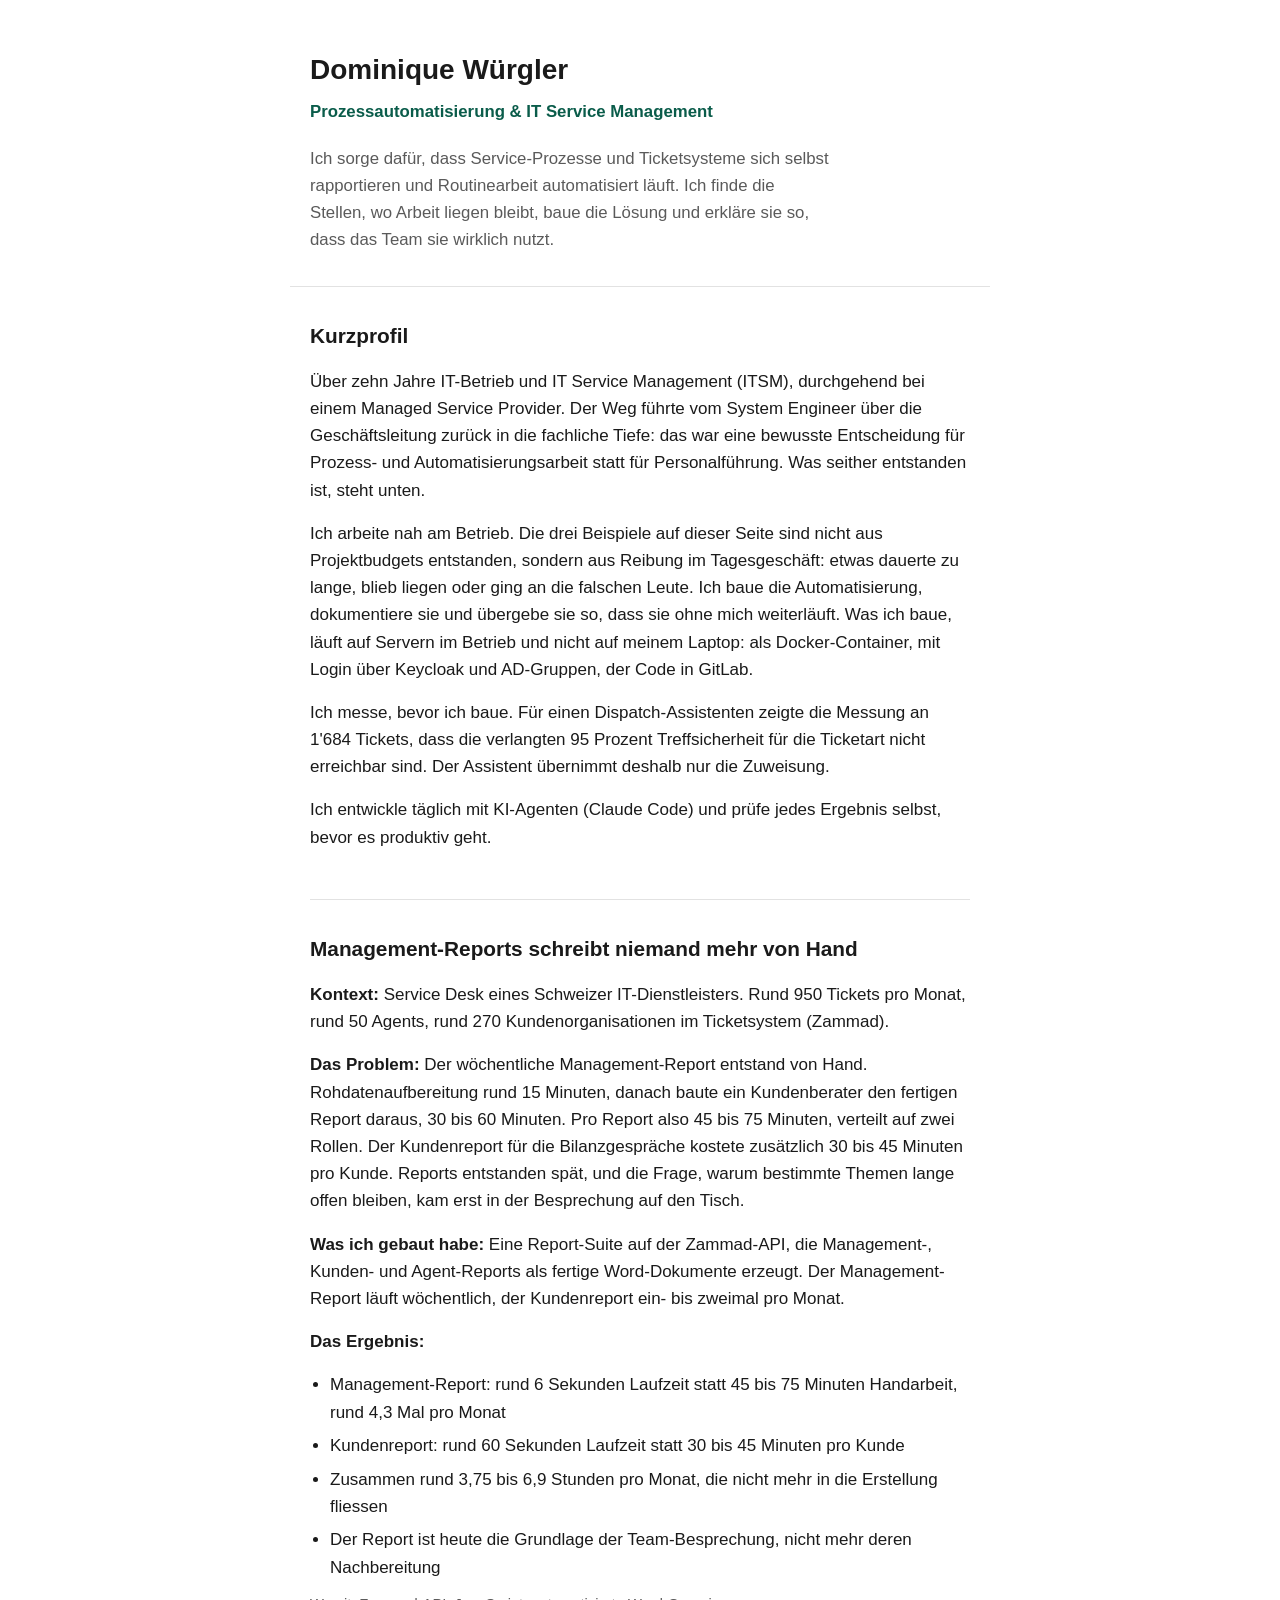
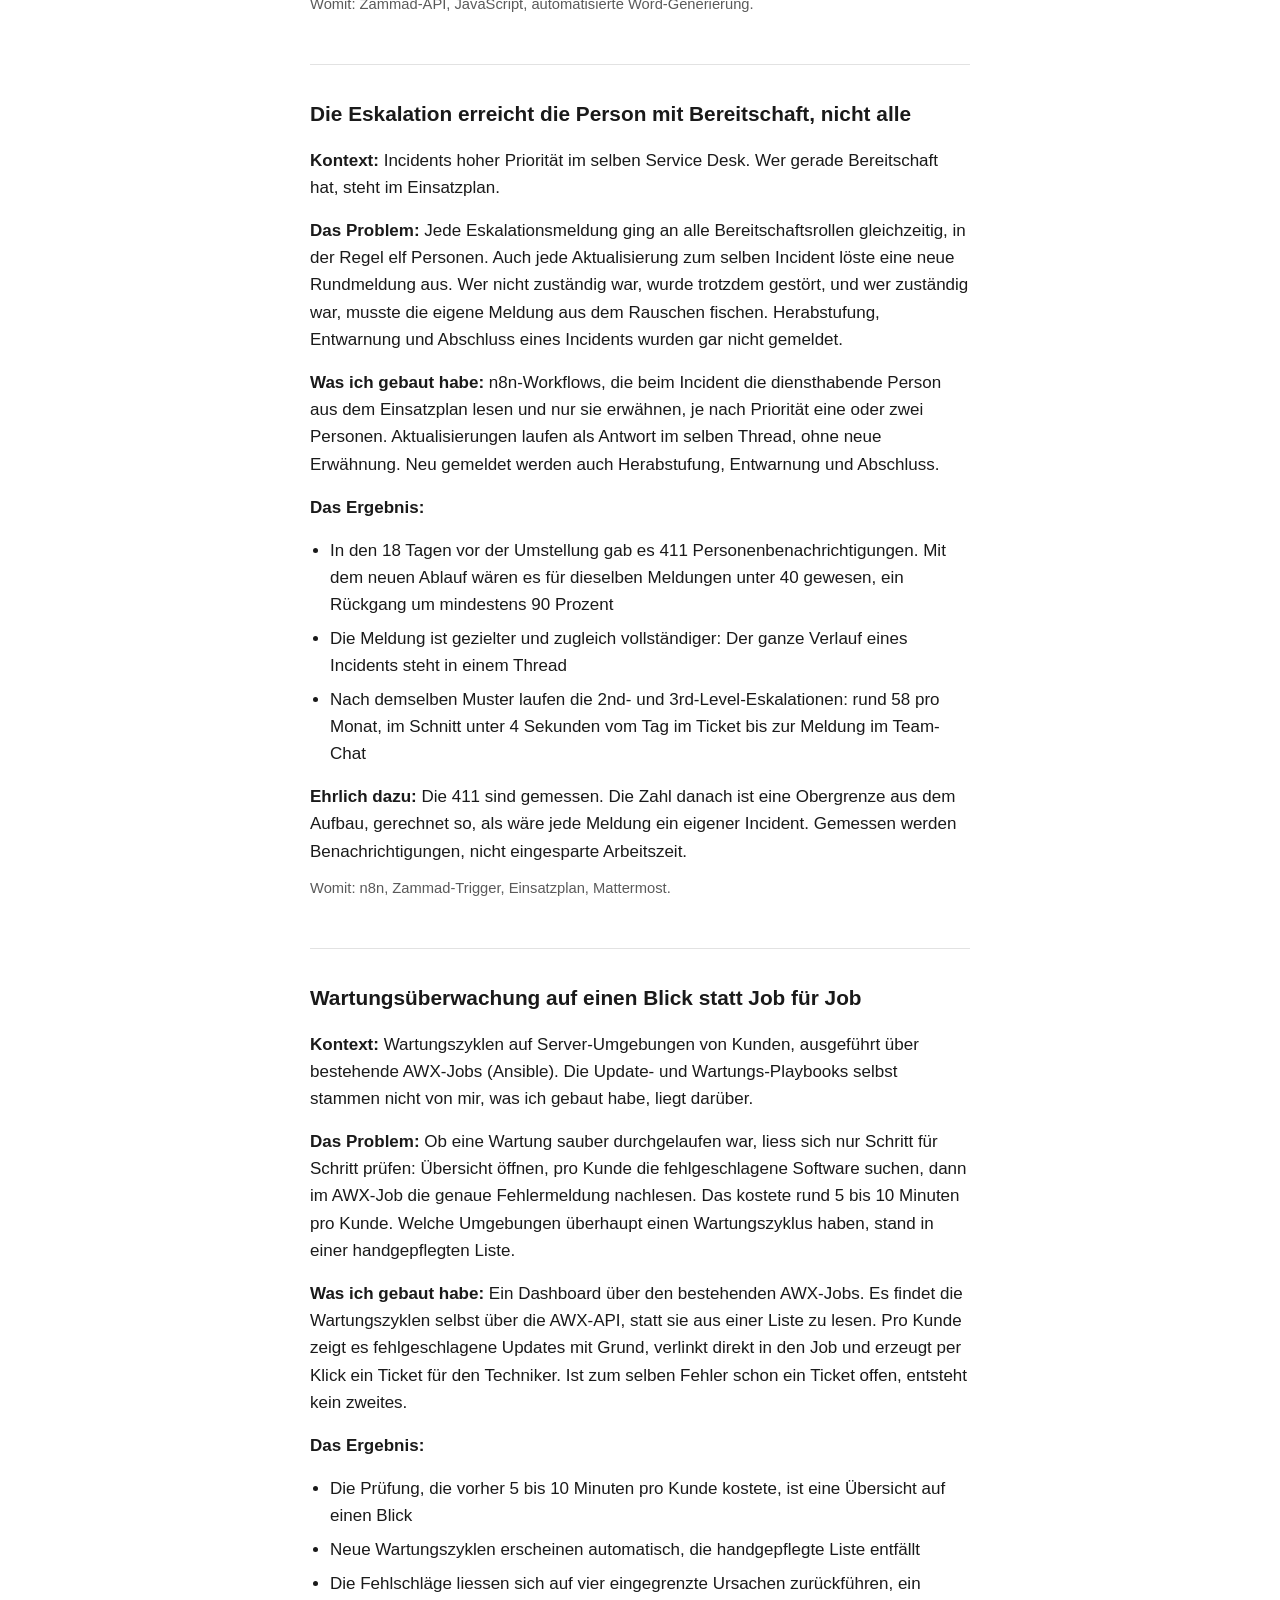
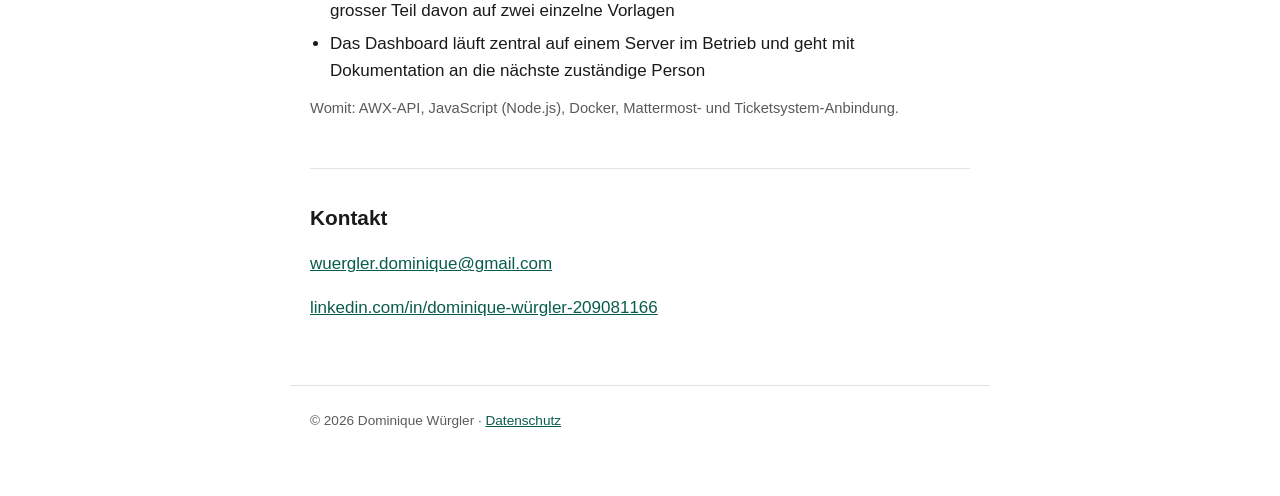
<file: index.html>
<!doctype html>
<html lang="de">
<head>
<meta charset="utf-8">
<meta name="viewport" content="width=device-width, initial-scale=1">
<title>Dominique Würgler: Prozessautomatisierung &amp; IT Service Management</title>
<meta name="description" content="Dominique Würgler: Prozessautomatisierung &amp; IT Service Management. Drei Fallstudien mit Zahlen.">
<link rel="stylesheet" href="style.css">
</head>
<body>
<header class="head">
  <h1>Dominique Würgler</h1>
  <p class="positionierung">Prozessautomatisierung &amp; IT Service Management</p>
  <p class="satz">Ich sorge dafür, dass Service-Prozesse und Ticketsysteme sich selbst rapportieren und Routinearbeit automatisiert läuft. Ich finde die Stellen, wo Arbeit liegen bleibt, baue die Lösung und erkläre sie so, dass das Team sie wirklich nutzt.</p>
</header>

<main>
  <section aria-labelledby="profil">
    <h2 id="profil">Kurzprofil</h2>
    <p>Über zehn Jahre IT-Betrieb und IT Service Management (ITSM), durchgehend bei einem Managed Service Provider. Der Weg führte vom System Engineer über die Geschäftsleitung zurück in die fachliche Tiefe: das war eine bewusste Entscheidung für Prozess- und Automatisierungsarbeit statt für Personalführung. Was seither entstanden ist, steht unten.</p>
    <p>Ich arbeite nah am Betrieb. Die drei Beispiele auf dieser Seite sind nicht aus Projektbudgets entstanden, sondern aus Reibung im Tagesgeschäft: etwas dauerte zu lange, blieb liegen oder ging an die falschen Leute. Ich baue die Automatisierung, dokumentiere sie und übergebe sie so, dass sie ohne mich weiterläuft. Was ich baue, läuft auf Servern im Betrieb und nicht auf meinem Laptop: als Docker-Container, mit Login über Keycloak und AD-Gruppen, der Code in GitLab.</p>
    <p>Ich messe, bevor ich baue. Für einen Dispatch-Assistenten zeigte die Messung an 1'684 Tickets, dass die verlangten 95 Prozent Treffsicherheit für die Ticketart nicht erreichbar sind. Der Assistent übernimmt deshalb nur die Zuweisung.</p>
    <p>Ich entwickle täglich mit KI-Agenten (Claude Code) und prüfe jedes Ergebnis selbst, bevor es produktiv geht.</p>
  </section>

  <section aria-labelledby="fallstudie-1">
    <h2 id="fallstudie-1">Management-Reports schreibt niemand mehr von Hand</h2>
    <p><strong>Kontext:</strong> Service Desk eines Schweizer IT-Dienstleisters. Rund 950 Tickets pro Monat, rund 50 Agents, rund 270 Kundenorganisationen im Ticketsystem (Zammad).</p>
    <p><strong>Das Problem:</strong> Der wöchentliche Management-Report entstand von Hand. Rohdatenaufbereitung rund 15 Minuten, danach baute ein Kundenberater den fertigen Report daraus, 30 bis 60 Minuten. Pro Report also 45 bis 75 Minuten, verteilt auf zwei Rollen. Der Kundenreport für die Bilanzgespräche kostete zusätzlich 30 bis 45 Minuten pro Kunde. Reports entstanden spät, und die Frage, warum bestimmte Themen lange offen bleiben, kam erst in der Besprechung auf den Tisch.</p>
    <p><strong>Was ich gebaut habe:</strong> Eine Report-Suite auf der Zammad-API, die Management-, Kunden- und Agent-Reports als fertige Word-Dokumente erzeugt. Der Management-Report läuft wöchentlich, der Kundenreport ein- bis zweimal pro Monat.</p>
    <p><strong>Das Ergebnis:</strong></p>
    <ul>
      <li>Management-Report: rund 6 Sekunden Laufzeit statt 45 bis 75 Minuten Handarbeit, rund 4,3 Mal pro Monat</li>
      <li>Kundenreport: rund 60 Sekunden Laufzeit statt 30 bis 45 Minuten pro Kunde</li>
      <li>Zusammen rund 3,75 bis 6,9 Stunden pro Monat, die nicht mehr in die Erstellung fliessen</li>
      <li>Der Report ist heute die Grundlage der Team-Besprechung, nicht mehr deren Nachbereitung</li>
    </ul>
    <p class="womit">Womit: Zammad-API, JavaScript, automatisierte Word-Generierung.</p>
  </section>

  <section aria-labelledby="fallstudie-2">
    <h2 id="fallstudie-2">Die Eskalation erreicht die Person mit Bereitschaft, nicht alle</h2>
    <p><strong>Kontext:</strong> Incidents hoher Priorität im selben Service Desk. Wer gerade Bereitschaft hat, steht im Einsatzplan.</p>
    <p><strong>Das Problem:</strong> Jede Eskalationsmeldung ging an alle Bereitschaftsrollen gleichzeitig, in der Regel elf Personen. Auch jede Aktualisierung zum selben Incident löste eine neue Rundmeldung aus. Wer nicht zuständig war, wurde trotzdem gestört, und wer zuständig war, musste die eigene Meldung aus dem Rauschen fischen. Herabstufung, Entwarnung und Abschluss eines Incidents wurden gar nicht gemeldet.</p>
    <p><strong>Was ich gebaut habe:</strong> n8n-Workflows, die beim Incident die diensthabende Person aus dem Einsatzplan lesen und nur sie erwähnen, je nach Priorität eine oder zwei Personen. Aktualisierungen laufen als Antwort im selben Thread, ohne neue Erwähnung. Neu gemeldet werden auch Herabstufung, Entwarnung und Abschluss.</p>
    <p><strong>Das Ergebnis:</strong></p>
    <ul>
      <li>In den 18 Tagen vor der Umstellung gab es 411 Personenbenachrichtigungen. Mit dem neuen Ablauf wären es für dieselben Meldungen unter 40 gewesen, ein Rückgang um mindestens 90 Prozent</li>
      <li>Die Meldung ist gezielter und zugleich vollständiger: Der ganze Verlauf eines Incidents steht in einem Thread</li>
      <li>Nach demselben Muster laufen die 2nd- und 3rd-Level-Eskalationen: rund 58 pro Monat, im Schnitt unter 4 Sekunden vom Tag im Ticket bis zur Meldung im Team-Chat</li>
    </ul>
    <p><strong>Ehrlich dazu:</strong> Die 411 sind gemessen. Die Zahl danach ist eine Obergrenze aus dem Aufbau, gerechnet so, als wäre jede Meldung ein eigener Incident. Gemessen werden Benachrichtigungen, nicht eingesparte Arbeitszeit.</p>
    <p class="womit">Womit: n8n, Zammad-Trigger, Einsatzplan, Mattermost.</p>
  </section>

  <section aria-labelledby="fallstudie-3">
    <h2 id="fallstudie-3">Wartungsüberwachung auf einen Blick statt Job für Job</h2>
    <p><strong>Kontext:</strong> Wartungszyklen auf Server-Umgebungen von Kunden, ausgeführt über bestehende AWX-Jobs (Ansible). Die Update- und Wartungs-Playbooks selbst stammen nicht von mir, was ich gebaut habe, liegt darüber.</p>
    <p><strong>Das Problem:</strong> Ob eine Wartung sauber durchgelaufen war, liess sich nur Schritt für Schritt prüfen: Übersicht öffnen, pro Kunde die fehlgeschlagene Software suchen, dann im AWX-Job die genaue Fehlermeldung nachlesen. Das kostete rund 5 bis 10 Minuten pro Kunde. Welche Umgebungen überhaupt einen Wartungszyklus haben, stand in einer handgepflegten Liste.</p>
    <p><strong>Was ich gebaut habe:</strong> Ein Dashboard über den bestehenden AWX-Jobs. Es findet die Wartungszyklen selbst über die AWX-API, statt sie aus einer Liste zu lesen. Pro Kunde zeigt es fehlgeschlagene Updates mit Grund, verlinkt direkt in den Job und erzeugt per Klick ein Ticket für den Techniker. Ist zum selben Fehler schon ein Ticket offen, entsteht kein zweites.</p>
    <p><strong>Das Ergebnis:</strong></p>
    <ul>
      <li>Die Prüfung, die vorher 5 bis 10 Minuten pro Kunde kostete, ist eine Übersicht auf einen Blick</li>
      <li>Neue Wartungszyklen erscheinen automatisch, die handgepflegte Liste entfällt</li>
      <li>Die Fehlschläge liessen sich auf vier eingegrenzte Ursachen zurückführen, ein grosser Teil davon auf zwei einzelne Vorlagen</li>
      <li>Das Dashboard läuft zentral auf einem Server im Betrieb und geht mit Dokumentation an die nächste zuständige Person</li>
    </ul>
    <p class="womit">Womit: AWX-API, JavaScript (Node.js), Docker, Mattermost- und Ticketsystem-Anbindung.</p>
  </section>

  <section aria-labelledby="kontakt">
    <h2 id="kontakt">Kontakt</h2>
    <p><a href="mailto:wuergler.dominique@gmail.com">wuergler.dominique@gmail.com</a></p>
    <p><a href="https://www.linkedin.com/in/dominique-w%C3%BCrgler-209081166" rel="me">linkedin.com/in/dominique-würgler-209081166</a></p>
  </section>
</main>

<footer class="foot">
  <p>&copy; 2026 Dominique Würgler · <a href="datenschutz.html">Datenschutz</a></p>
</footer>
</body>
</html>
</file>
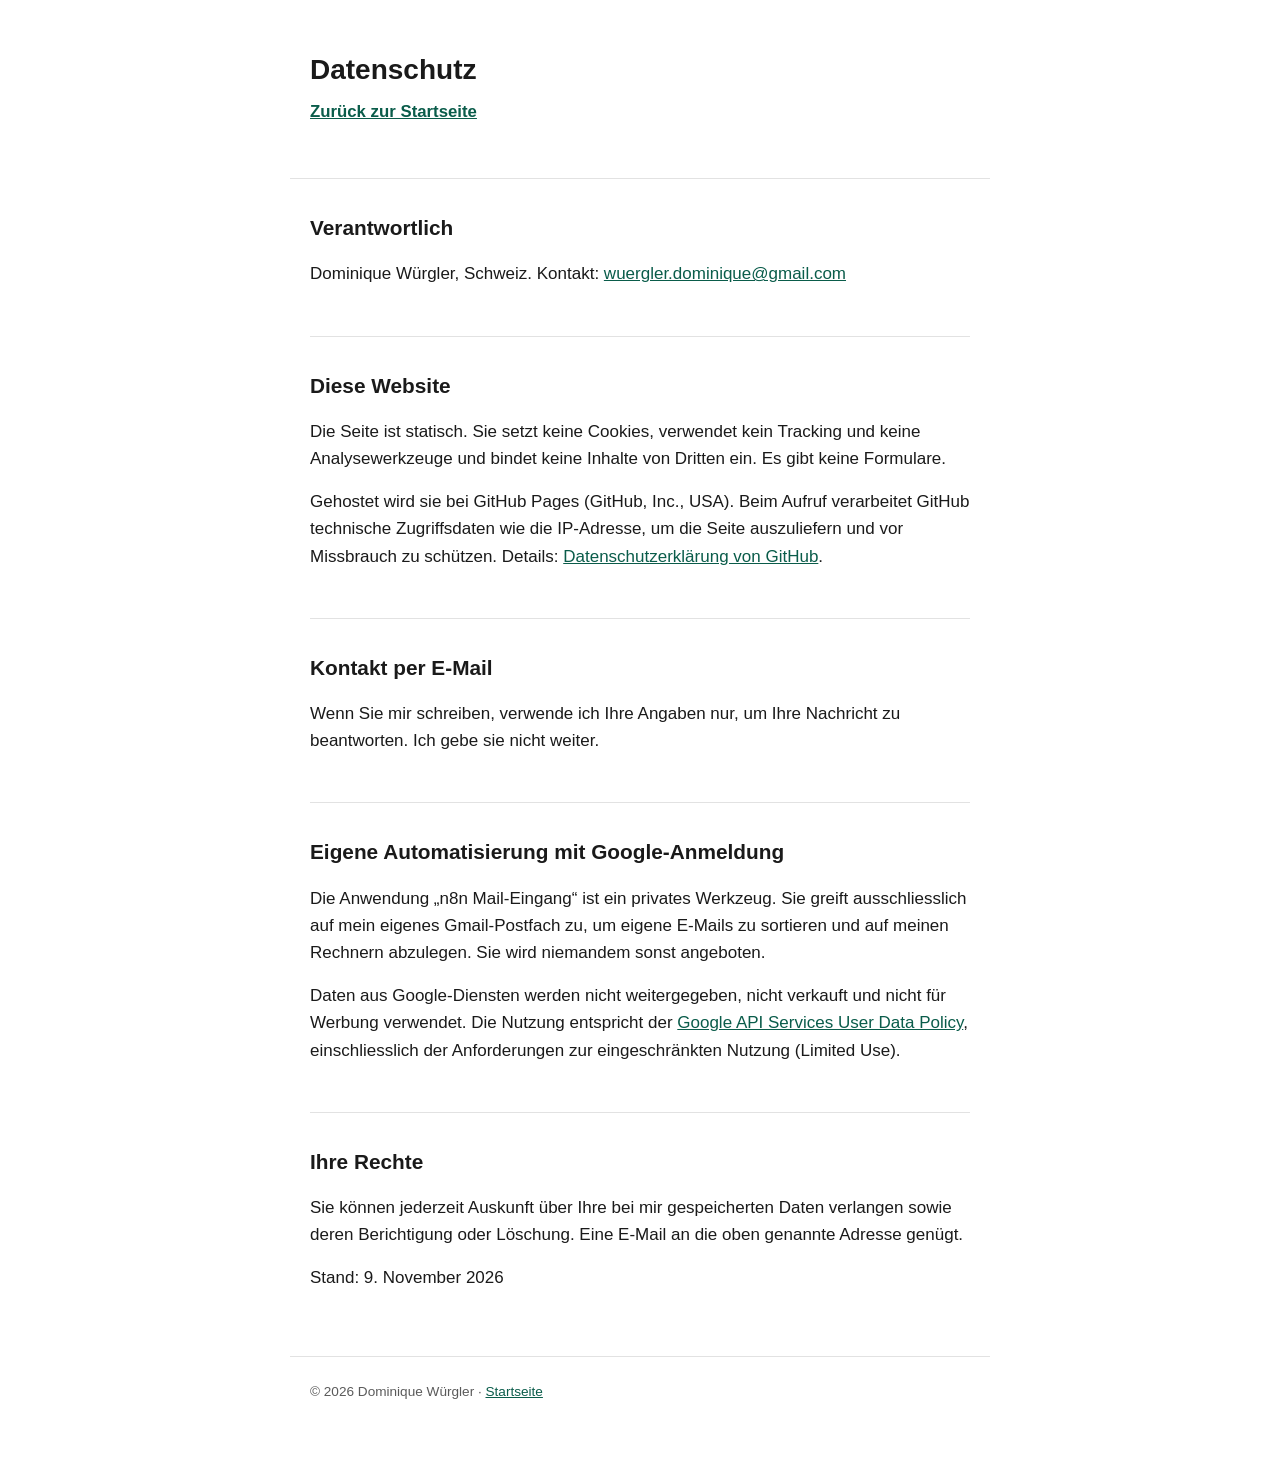
<file: datenschutz.html>
<!doctype html>
<html lang="de">
<head>
<meta charset="utf-8">
<meta name="viewport" content="width=device-width, initial-scale=1">
<title>Datenschutz: Dominique Würgler</title>
<meta name="description" content="Datenschutzerklärung für dominique-wuergler.ch">
<meta name="robots" content="noindex">
<link rel="stylesheet" href="style.css">
</head>
<body>
<header class="head">
  <h1>Datenschutz</h1>
  <p class="positionierung"><a href="./">Zurück zur Startseite</a></p>
</header>

<main>
  <section aria-labelledby="verantwortlich">
    <h2 id="verantwortlich">Verantwortlich</h2>
    <p>Dominique Würgler, Schweiz. Kontakt: <a href="mailto:wuergler.dominique@gmail.com">wuergler.dominique@gmail.com</a></p>
  </section>

  <section aria-labelledby="website">
    <h2 id="website">Diese Website</h2>
    <p>Die Seite ist statisch. Sie setzt keine Cookies, verwendet kein Tracking und keine Analysewerkzeuge und bindet keine Inhalte von Dritten ein. Es gibt keine Formulare.</p>
    <p>Gehostet wird sie bei GitHub Pages (GitHub, Inc., USA). Beim Aufruf verarbeitet GitHub technische Zugriffsdaten wie die IP-Adresse, um die Seite auszuliefern und vor Missbrauch zu schützen. Details: <a href="https://docs.github.com/de/site-policy/privacy-policies/github-general-privacy-statement">Datenschutzerklärung von GitHub</a>.</p>
  </section>

  <section aria-labelledby="kontaktdaten">
    <h2 id="kontaktdaten">Kontakt per E-Mail</h2>
    <p>Wenn Sie mir schreiben, verwende ich Ihre Angaben nur, um Ihre Nachricht zu beantworten. Ich gebe sie nicht weiter.</p>
  </section>

  <section aria-labelledby="automatisierung">
    <h2 id="automatisierung">Eigene Automatisierung mit Google-Anmeldung</h2>
    <p>Die Anwendung „n8n Mail-Eingang“ ist ein privates Werkzeug. Sie greift ausschliesslich auf mein eigenes Gmail-Postfach zu, um eigene E-Mails zu sortieren und auf meinen Rechnern abzulegen. Sie wird niemandem sonst angeboten.</p>
    <p>Daten aus Google-Diensten werden nicht weitergegeben, nicht verkauft und nicht für Werbung verwendet. Die Nutzung entspricht der <a href="https://developers.google.com/terms/api-services-user-data-policy">Google API Services User Data Policy</a>, einschliesslich der Anforderungen zur eingeschränkten Nutzung (Limited Use).</p>
  </section>

  <section aria-labelledby="rechte">
    <h2 id="rechte">Ihre Rechte</h2>
    <p>Sie können jederzeit Auskunft über Ihre bei mir gespeicherten Daten verlangen sowie deren Berichtigung oder Löschung. Eine E-Mail an die oben genannte Adresse genügt.</p>
    <p>Stand: 9. November 2026</p>
  </section>
</main>

<footer class="foot">
  <p>&copy; 2026 Dominique Würgler · <a href="./">Startseite</a></p>
</footer>
</body>
</html>
</file>
<file: style.css>
:root {
  --bg: #ffffff;
  --fg: #1a1a1a;
  --muted: #5a5a5a;
  --accent: #0a5c4a;
  --border: #e2e2e2;
  --max-width: 700px;
}

@media (prefers-color-scheme: dark) {
  :root {
    --bg: #14171a;
    --fg: #e8e8e8;
    --muted: #a3a3a3;
    --accent: #5fd6b8;
    --border: #2a2e33;
  }
}

* {
  box-sizing: border-box;
}

html {
  -webkit-text-size-adjust: 100%;
}

body {
  margin: 0;
  background: var(--bg);
  color: var(--fg);
  font-family: -apple-system, BlinkMacSystemFont, "Segoe UI", Roboto, Helvetica, Arial, sans-serif;
  line-height: 1.6;
  font-size: 17px;
}

header.head,
main,
footer.foot {
  max-width: var(--max-width);
  margin: 0 auto;
  padding: 0 1.25rem;
}

header.head {
  padding-top: 3rem;
  padding-bottom: 2rem;
  border-bottom: 1px solid var(--border);
}

h1 {
  font-size: 1.75rem;
  margin: 0 0 0.4rem;
}

.positionierung {
  margin: 0 0 1.25rem;
  color: var(--accent);
  font-weight: 600;
  font-size: 1.05rem;
}

.satz {
  margin: 0;
  color: var(--muted);
  font-size: 1.05rem;
  max-width: 56ch;
}

main {
  padding-top: 2rem;
  padding-bottom: 3rem;
}

section {
  margin-bottom: 3rem;
}

section:last-of-type {
  margin-bottom: 0;
}

h2 {
  font-size: 1.3rem;
  margin: 0 0 1rem;
  border-top: 1px solid var(--border);
  padding-top: 2rem;
}

section:first-of-type h2 {
  border-top: none;
  padding-top: 0;
}

p {
  margin: 0 0 1rem;
}

ul {
  margin: 0 0 1rem;
  padding-left: 1.25rem;
}

li {
  margin-bottom: 0.4rem;
}

.womit {
  color: var(--muted);
  font-size: 0.92rem;
  margin-top: -0.25rem;
}

a {
  color: var(--accent);
}

a:hover,
a:focus {
  text-decoration-thickness: 2px;
}

footer.foot {
  padding-bottom: 3rem;
  color: var(--muted);
  font-size: 0.85rem;
  border-top: 1px solid var(--border);
  padding-top: 1.5rem;
}

@media (max-width: 480px) {
  body {
    font-size: 16px;
  }
  header.head {
    padding-top: 2rem;
  }
}
</file>
